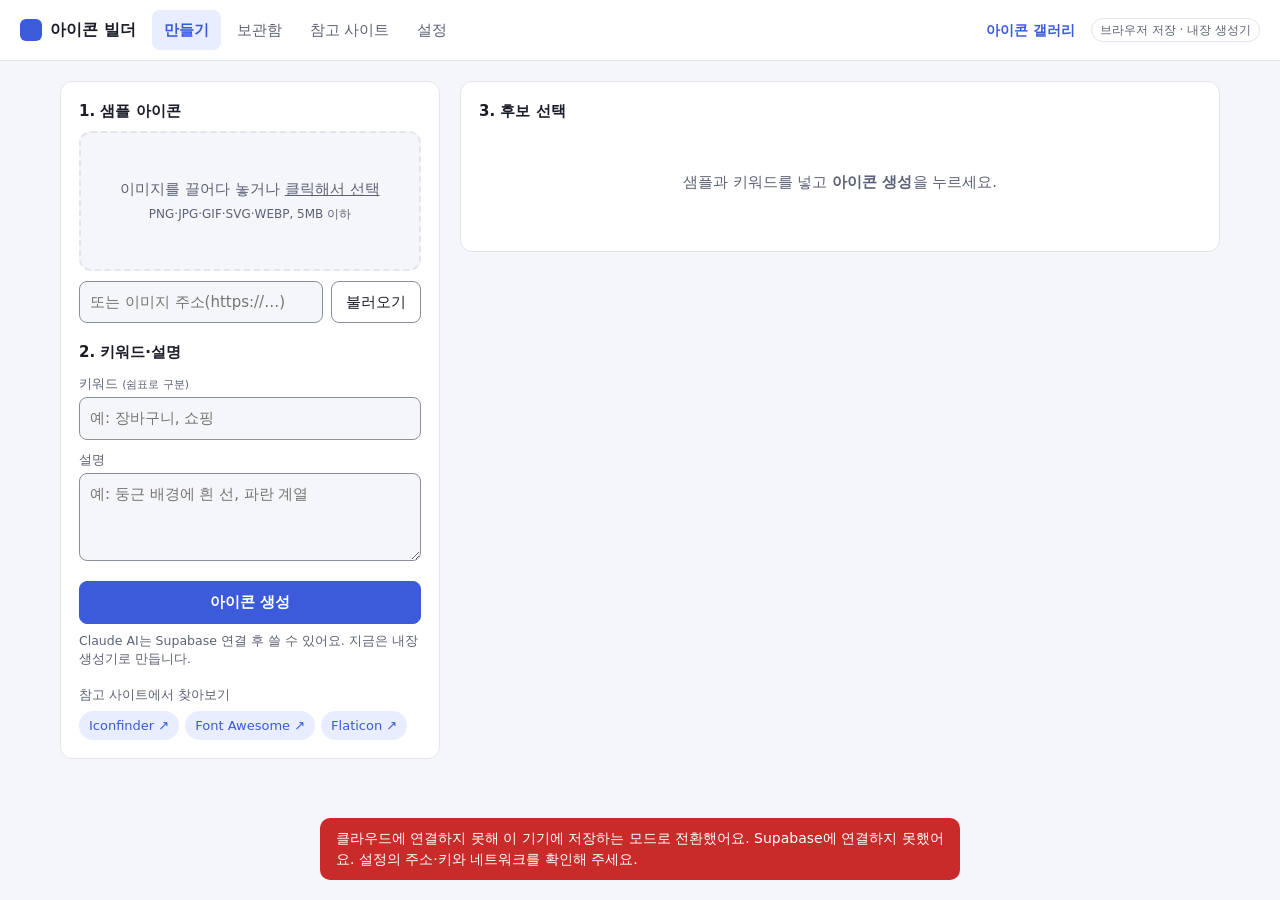
<file: index.html>
<!doctype html>
<html lang="ko">
<head>
  <meta charset="utf-8">
  <meta name="viewport" content="width=device-width, initial-scale=1">
  <meta http-equiv="Content-Security-Policy" content="default-src 'self'; script-src 'self'; style-src 'self' 'unsafe-inline'; img-src 'self' data: blob: https: http:; connect-src 'self' https://*.supabase.co wss://*.supabase.co; object-src 'none'; base-uri 'self'; form-action 'self'">
  <meta name="referrer" content="strict-origin-when-cross-origin">
  <title>아이콘 빌더</title>
  <meta name="description" content="샘플 아이콘과 키워드로 비슷한 스타일의 아이콘을 만들고 PNG·JPG·GIF·SVG로 내려받는 도구">
  <link rel="icon" href="data:image/svg+xml,%3Csvg xmlns='http://www.w3.org/2000/svg' viewBox='0 0 24 24'%3E%3Crect width='24' height='24' rx='6' fill='%233b5bdb'/%3E%3Cpath d='M12 6l1.8 3.7 4 .6-2.9 2.8.7 4L12 15.2 8.4 17l.7-4-2.9-2.8 4-.6z' fill='white'/%3E%3C/svg%3E">
  <link rel="stylesheet" href="css/style.css">
</head>
<body>
  <a class="skip" href="#main">본문 바로가기</a>
  <header class="top">
    <h1 class="brand"><span class="logo" aria-hidden="true"></span>아이콘 빌더</h1>
    <nav class="tabs" role="tablist" aria-label="메뉴">
      <button role="tab" id="tab-make" aria-controls="view-make" aria-selected="true">만들기</button>
      <button role="tab" id="tab-library" aria-controls="view-library" aria-selected="false" tabindex="-1">보관함</button>
      <button role="tab" id="tab-sites" aria-controls="view-sites" aria-selected="false" tabindex="-1">참고 사이트</button>
      <button role="tab" id="tab-settings" aria-controls="view-settings" aria-selected="false" tabindex="-1">설정</button>
    </nav>
    <a class="gallery-link" href="gallery/">아이콘 갤러리</a>
    <span class="mode" id="modeBadge" title="현재 저장 위치"></span>
  </header>

  <main id="main">
    <!-- S1 만들기 -->
    <section id="view-make" role="tabpanel" aria-labelledby="tab-make" class="view make">
      <div class="panel input">
        <h2>1. 샘플 아이콘</h2>
        <div class="drop" id="drop" tabindex="0" role="button" aria-label="샘플 이미지 파일 선택 또는 끌어다 놓기">
          <input type="file" id="file" accept="image/png,image/jpeg,image/gif,image/svg+xml,image/webp" hidden>
          <img id="samplePreview" alt="" hidden>
          <span id="dropText">이미지를 끌어다 놓거나 <u>클릭해서 선택</u><small>PNG·JPG·GIF·SVG·WEBP, 5MB 이하</small></span>
        </div>
        <div class="row">
          <label class="sr" for="sampleUrl">샘플 이미지 주소</label>
          <input id="sampleUrl" type="url" placeholder="또는 이미지 주소(https://…)">
          <button id="loadUrl" class="ghost">불러오기</button>
        </div>
        <div id="analysis" class="analysis" aria-live="polite"></div>

        <h2>2. 키워드·설명</h2>
        <label for="keywords">키워드 <small>(쉼표로 구분)</small></label>
        <input id="keywords" type="text" placeholder="예: 장바구니, 쇼핑" aria-describedby="kwError">
        <p id="kwError" class="field-error" hidden>키워드나 설명을 하나 이상 넣어주세요.</p>
        <label for="desc">설명</label>
        <textarea id="desc" rows="3" placeholder="예: 둥근 배경에 흰 선, 파란 계열"></textarea>
        <button id="generate" class="primary">아이콘 생성</button>
        <p class="hint" id="engineHint"></p>

        <div class="refs">
          <span>참고 사이트에서 찾아보기</span>
          <div id="refLinks" class="chips"></div>
        </div>
      </div>

      <div class="panel output">
        <h2>3. 후보 선택</h2>
        <p id="genNotice" class="notice" hidden></p>
        <div id="candidates" class="candidates" role="radiogroup" aria-label="생성된 아이콘 후보">
          <p class="empty">샘플과 키워드를 넣고 <b>아이콘 생성</b>을 누르세요.</p>
        </div>

        <div id="editor" class="editor" hidden>
          <div class="preview-wrap">
            <div class="preview checker"><img id="bigPreview" alt="선택한 아이콘 미리보기"></div>
            <div class="sizes" id="sizeStrip" aria-hidden="true"></div>
          </div>
          <div class="opts">
            <h2>4. 스타일 조정</h2>
            <div class="grid2">
              <label>스타일 <small>(선 / 채움 / 연한 채움 / 원 안에 흰 그림)</small>
                <select id="optStyle">
                  <option value="outline">선(아웃라인)</option>
                  <option value="solid">면(솔리드)</option>
                  <option value="duotone">듀오톤(연한 채움)</option>
                  <option value="badge">배지(배경 안에 흰 그림)</option>
                </select>
              </label>
              <label>배경 모양
                <select id="optShape">
                  <option value="none">없음</option>
                  <option value="circle">원</option>
                  <option value="rounded">둥근 사각</option>
                  <option value="square">사각</option>
                </select>
              </label>
              <label>주 색상 <input type="color" id="optPrimary"></label>
              <label>보조 색상 <input type="color" id="optSecondary"></label>
              <label class="span2">선 굵기 <output id="swOut">2</output>
                <input type="range" id="optStroke" min="1" max="3.5" step="0.25">
              </label>
              <label class="span2">이름 <input type="text" id="optName" maxlength="40"></label>
            </div>
            <h2>5. 내보내기</h2>
            <div class="grid2">
              <label>형식
                <select id="fmt">
                  <option value="png">PNG</option>
                  <option value="jpg">JPG</option>
                  <option value="gif">GIF</option>
                  <option value="svg">SVG</option>
                </select>
              </label>
              <label>크기
                <select id="size">
                  <option>32</option><option>64</option><option>128</option>
                  <option selected>256</option><option>512</option><option>1024</option>
                </select>
              </label>
            </div>
            <div class="btns">
              <button id="dl" class="primary">다운로드</button>
              <button id="dlAll" class="ghost">PNG·JPG·GIF·SVG 한 번에</button>
              <button id="save" class="ghost">보관함 저장</button>
            </div>
          </div>
        </div>
      </div>
    </section>

    <!-- S2 보관함 -->
    <section id="view-library" role="tabpanel" aria-labelledby="tab-library" class="view" hidden>
      <div class="bar">
        <h2>보관함 <small id="libCount"></small></h2>
        <label class="sr" for="libSearch">보관함 검색</label>
        <input id="libSearch" type="search" placeholder="이름·키워드 검색">
        <label class="inline">내려받기 크기
          <select id="libSize"><option>32</option><option>64</option><option>128</option><option selected>256</option><option>512</option><option>1024</option></select>
        </label>
      </div>
      <div id="library" class="library"></div>
    </section>

    <!-- S3 참고 사이트 -->
    <section id="view-sites" role="tabpanel" aria-labelledby="tab-sites" class="view" hidden>
      <div class="bar">
        <h2>참고 사이트</h2>
        <button id="resetSites" class="ghost">기본값 복원</button>
      </div>
      <p class="hint">검색 주소에 <code>{q}</code>를 넣으면 키워드로 바로 검색합니다. 사이트 아이콘은 스타일 참고용이며 그대로 복제하지 않습니다.</p>
      <table class="sites">
        <thead><tr><th scope="col">이름</th><th scope="col">주소</th><th scope="col">검색 주소</th><th scope="col"><span class="sr">관리</span></th></tr></thead>
        <tbody id="siteRows"></tbody>
      </table>
      <form id="siteForm" class="site-form">
        <h3 id="siteFormTitle">사이트 추가</h3>
        <input type="hidden" id="siteId">
        <label>이름 <input id="siteName" type="text" required maxlength="40"></label>
        <label>주소 <input id="siteUrl" type="url" required placeholder="https://"></label>
        <label>검색 주소 <input id="siteSearch" type="text" inputmode="url" placeholder="https://…?q={q}"></label>
        <div class="btns">
          <button class="primary" type="submit">저장</button>
          <button class="ghost" type="button" id="siteCancel" hidden>취소</button>
        </div>
      </form>
    </section>

    <!-- S4 설정 -->
    <section id="view-settings" role="tabpanel" aria-labelledby="tab-settings" class="view" hidden>
      <h2>설정</h2>
      <form id="cfgForm" class="cfg">
        <fieldset>
          <legend>저장 위치</legend>
          <label class="radio"><input type="radio" name="mode" value="local"> 브라우저(이 기기에만 저장)</label>
          <label class="radio"><input type="radio" name="mode" value="supabase"> Supabase(외부 접속·공유)</label>
        </fieldset>
        <label>Supabase 주소 <input id="cfgUrl" type="url" placeholder="https://xxxx.supabase.co"></label>
        <label>Supabase 공개 키(anon / publishable) <input id="cfgKey" type="text" autocomplete="off" placeholder="sb_publishable_… 또는 eyJ…"></label>
        <label>접근 코드 <small>(관리자가 정한 경우만)</small> <input id="cfgCode" type="text" autocomplete="off"></label>
        <p class="hint">비밀 키(service_role)는 넣지 마세요. AI 키는 Supabase 함수 비밀값으로만 등록합니다.</p>
        <fieldset>
          <legend>생성 엔진</legend>
          <label class="radio"><input type="radio" name="engine" value="mock"> 내장 생성기(키 불필요)</label>
          <label class="radio"><input type="radio" name="engine" value="claude"> Claude AI(Supabase 함수 필요)</label>
        </fieldset>
        <div class="btns"><button class="primary" type="submit">저장</button></div>
      </form>
    </section>
  </main>

  <div id="toast" class="toast" aria-hidden="true"></div>
  <div id="status" class="sr" role="status" aria-live="polite"></div>
  <div id="alert" class="sr" role="alert"></div>
  <script type="module" src="js/app.js"></script>
</body>
</html>
</file>
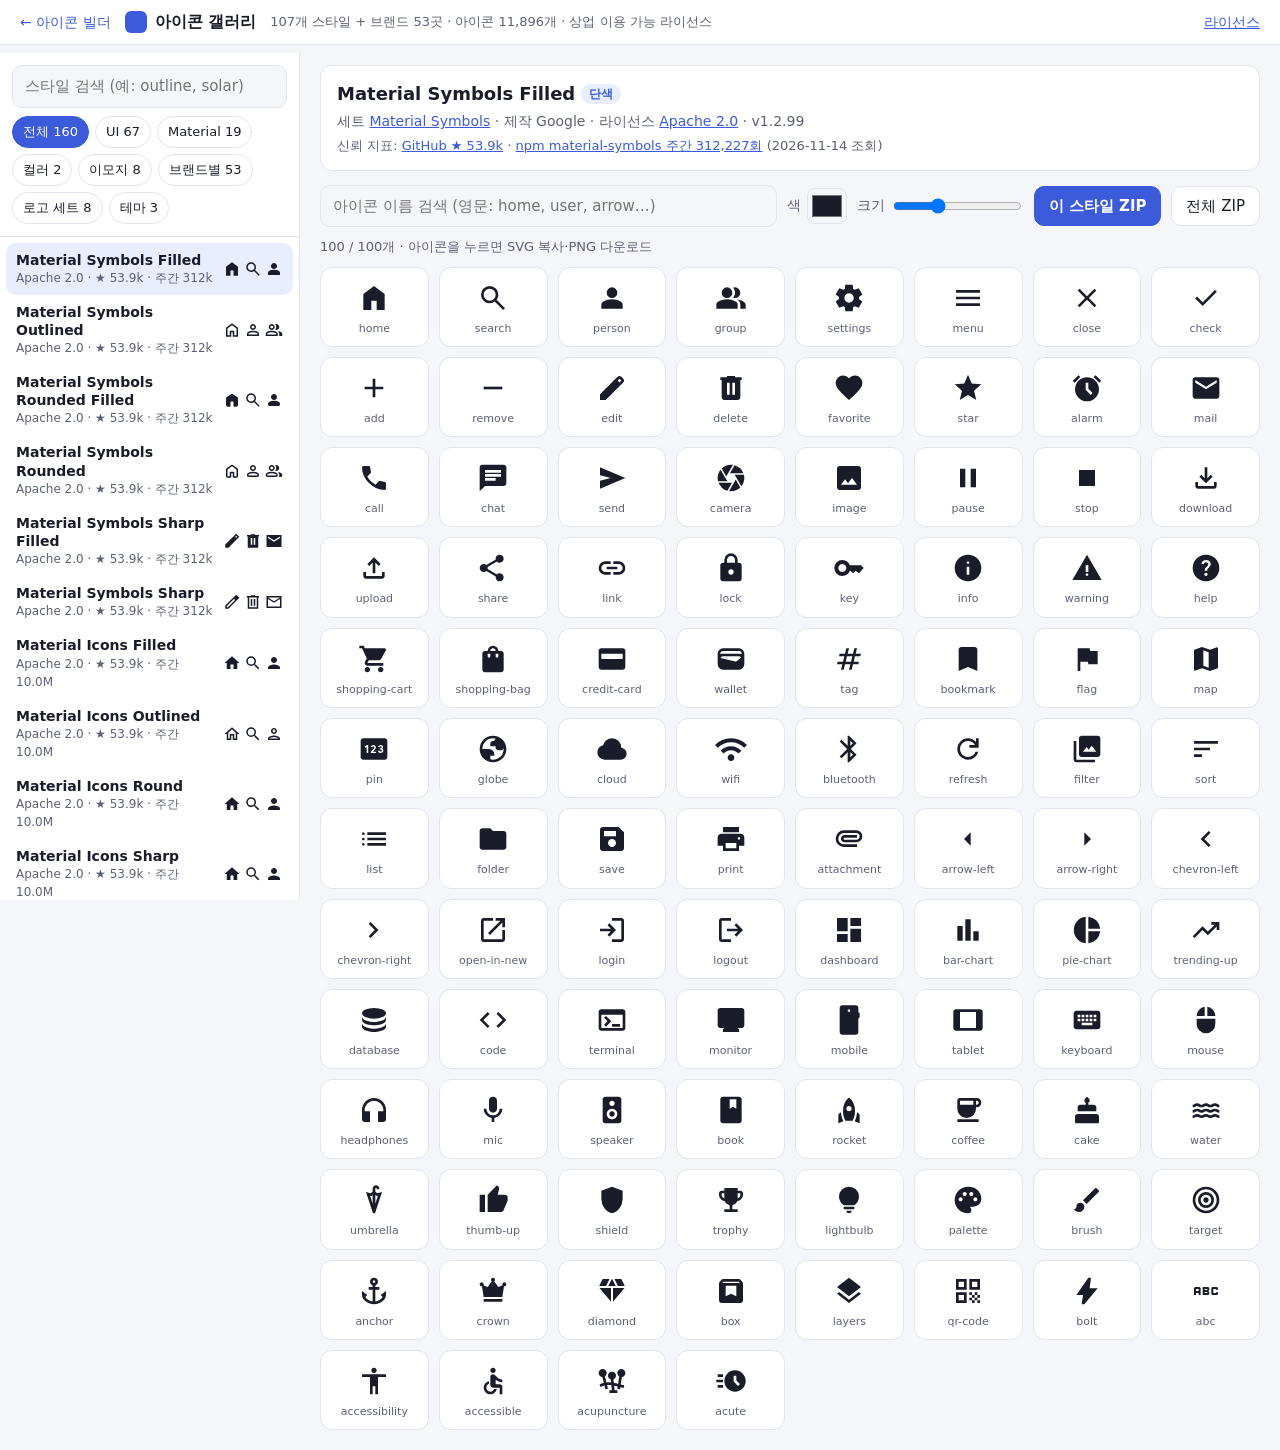
<file: gallery/index.html>
<!doctype html>
<html lang="ko">
<head>
  <meta charset="utf-8">
  <meta name="viewport" content="width=device-width, initial-scale=1">
  <meta http-equiv="Content-Security-Policy" content="default-src 'self'; script-src 'self'; style-src 'self' 'unsafe-inline'; img-src 'self' data: blob:; connect-src 'self'; object-src 'none'; base-uri 'self'; form-action 'none'">
  <meta name="referrer" content="strict-origin-when-cross-origin">
  <title>오픈소스 아이콘 갤러리</title>
  <meta name="description" content="상업 이용 가능한 오픈소스 아이콘·이모지 100여 개 스타일과 브랜드별 로고를 골라 보고 SVG·PNG로 바로 복사·다운로드">
  <link rel="icon" href="data:image/svg+xml,%3Csvg xmlns='http://www.w3.org/2000/svg' viewBox='0 0 24 24'%3E%3Crect width='24' height='24' rx='6' fill='%233b5bdb'/%3E%3Cpath d='M6 6h5v5H6zM13 6h5v5h-5zM6 13h5v5H6zM13 13h5v5h-5z' fill='white'/%3E%3C/svg%3E">
  <link rel="stylesheet" href="gallery.css">
</head>
<body>
  <a class="skip" href="#grid">아이콘 목록 바로가기</a>
  <header class="top">
    <a class="back" href="../" aria-label="아이콘 빌더로 돌아가기">← 아이콘 빌더</a>
    <h1 class="brand"><span class="logo" aria-hidden="true"></span>아이콘 갤러리</h1>
    <span class="stat" id="stat"></span>
    <a class="lic-link" href="https://github.com/webyigit/IconBuilder/blob/main/gallery/LICENSES.md" target="_blank" rel="noopener">라이선스</a>
  </header>

  <div class="layout">
    <aside class="side" aria-label="스타일 선택">
      <div class="side-head">
        <label class="sr" for="styleSearch">스타일 검색</label>
        <input id="styleSearch" type="search" placeholder="스타일 검색 (예: outline, solar)" autocomplete="off">
        <div class="chips" id="cats" role="group" aria-label="분류"></div>
      </div>
      <label class="sr" for="styleSelect">스타일</label>
      <select id="styleSelect" class="mobile-select"></select>
      <ul class="styles" id="styles" role="listbox" aria-label="스타일 목록"></ul>
    </aside>

    <main class="main" id="main">
      <section class="style-info" id="info" aria-live="polite"></section>

      <div class="toolbar">
        <label class="sr" for="q">아이콘 검색</label>
        <input id="q" type="search" placeholder="아이콘 이름 검색 (영문: home, user, arrow…)" autocomplete="off">
        <label class="ctl" title="아이콘 색 (단색 스타일만)">색
          <input id="color" type="color" value="#1a1d29">
        </label>
        <label class="ctl">크기
          <input id="size" type="range" min="16" max="64" step="4" value="32">
        </label>
        <button id="zipBtn" class="primary">이 스타일 ZIP</button>
        <button id="zipAllBtn">전체 ZIP</button>
      </div>

      <p class="hint" id="count"></p>
      <ul class="grid" id="grid" aria-label="아이콘"></ul>
    </main>
  </div>

  <dialog id="dlg" aria-labelledby="dlgTitle">
    <form method="dialog" class="dlg-close"><button aria-label="닫기">✕</button></form>
    <div class="dlg-body">
      <div class="preview" id="pv"></div>
      <div class="dlg-side">
        <h2 id="dlgTitle"></h2>
        <p class="muted" id="dlgMeta"></p>
        <div class="btns">
          <button id="copySvg" class="primary">SVG 코드 복사</button>
          <button id="copyPng">PNG 이미지 복사</button>
          <button id="dlSvg">SVG 다운로드</button>
          <button id="dlPng">PNG 다운로드</button>
        </div>
        <label class="ctl">PNG 크기
          <select id="pngSize"><option>64</option><option>128</option><option selected>256</option><option>512</option><option>1024</option></select>
        </label>
        <label class="ctl" for="code">SVG 코드</label>
        <textarea id="code" readonly rows="6" spellcheck="false"></textarea>
      </div>
    </div>
  </dialog>

  <div class="toast" id="toast" role="status" aria-live="polite"></div>

  <script src="vendor/jszip.min.js"></script>
  <script src="gallery.js"></script>
</body>
</html>
</file>
<file: css/style.css>
:root {
  --bg: #f5f6fa; --card: #ffffff; --ink: #1a1d29; --muted: #5c6275; --line: #e2e5ee; --field: #8a8fa0;
  --accent: #3b5bdb; --accent-ink: #ffffff; --accent-soft: #e8edff; --danger: #c92a2a;
  --radius: 12px; --font: "Pretendard", "Apple SD Gothic Neo", "Malgun Gothic", system-ui, sans-serif;
}
@media (prefers-color-scheme: dark) {
  :root { --bg: #13151c; --card: #1c1f29; --ink: #eceef4; --muted: #a3a9ba; --line: #2e3240; --accent: #7c95ff; --accent-ink: #0d1020; --accent-soft: #252c47; --danger: #ff8787; --field: #737a90; }
}
* { box-sizing: border-box; }
a { color: var(--accent); }
h1.brand { font-size: 16px; margin: 0; }
body { margin: 0; background: var(--bg); color: var(--ink); font: 15px/1.5 var(--font); }
h2 { font-size: 15px; margin: 18px 0 8px; }
h2:first-child { margin-top: 0; }
small { color: var(--muted); font-weight: 400; }
.sr { position: absolute; width: 1px; height: 1px; overflow: hidden; clip: rect(0 0 0 0); }
.skip { position: absolute; left: -999px; top: 0; background: var(--accent); color: var(--accent-ink); padding: 8px 12px; z-index: 10; }
.skip:focus { left: 8px; }
:focus-visible { outline: 3px solid var(--accent); outline-offset: 2px; }

.top { display: flex; align-items: center; gap: 16px; padding: 10px 20px; background: var(--card); border-bottom: 1px solid var(--line); position: sticky; top: 0; z-index: 5; flex-wrap: wrap; }
.brand { font-weight: 700; display: flex; align-items: center; gap: 8px; }
.logo { width: 22px; height: 22px; border-radius: 6px; background: var(--accent); display: inline-block; }
.tabs { display: flex; gap: 4px; flex: 1; overflow-x: auto; }
.tabs button { border: 0; background: none; padding: 8px 12px; border-radius: 8px; font: inherit; color: var(--muted); cursor: pointer; white-space: nowrap; min-height: 40px; }
.tabs button[aria-selected="true"] { background: var(--accent-soft); color: var(--accent); font-weight: 600; }
.gallery-link { font-size: 14px; font-weight: 600; text-decoration: none; white-space: nowrap; }
.mode { font-size: 12px; color: var(--muted); border: 1px solid var(--line); padding: 2px 8px; border-radius: 99px; }

main { max-width: 1200px; margin: 0 auto; padding: 20px; }
.view.make { display: grid; grid-template-columns: 380px 1fr; gap: 20px; align-items: start; }
.view.make[hidden] { display: none; }
.panel { background: var(--card); border: 1px solid var(--line); border-radius: var(--radius); padding: 18px; }

label { display: block; font-size: 13px; color: var(--muted); margin: 10px 0 4px; }
input[type=text], input[type=url], input[type=search], textarea, select {
  width: 100%; font: inherit; color: var(--ink); background: var(--bg); border: 1px solid var(--field); border-radius: 8px; padding: 9px 10px; min-height: 40px;
}
label > input, label > select { margin-top: 4px; }
textarea { resize: vertical; }
input[type=color] { width: 100%; height: 40px; border: 1px solid var(--field); border-radius: 8px; background: var(--bg); padding: 3px; margin-top: 4px; }
input[type=range] { width: 100%; }
button { font: inherit; cursor: pointer; border-radius: 8px; padding: 9px 14px; min-height: 40px; }
button:disabled { opacity: .55; cursor: not-allowed; }
button[aria-busy=true] { opacity: .7; cursor: progress; }
[hidden] { display: none !important; }
.primary { background: var(--accent); color: var(--accent-ink); border: 1px solid var(--accent); font-weight: 600; }
.ghost { background: transparent; color: var(--ink); border: 1px solid var(--field); }
.field-error { color: var(--danger); font-size: 13px; margin: 4px 0 0; }
.notice { background: var(--accent-soft); border-radius: 8px; padding: 10px 12px; font-size: 13.5px; margin: 0 0 12px; }
[aria-invalid=true] { border-color: var(--danger) !important; }
label.inline { display: flex; align-items: center; gap: 8px; margin: 0; white-space: nowrap; }
label.inline select { width: auto; margin: 0; }
.danger { color: var(--danger); }
#generate { width: 100%; margin-top: 14px; }
.row { display: flex; gap: 8px; margin-top: 10px; }
.row input { flex: 1; }
.hint { font-size: 12.5px; color: var(--muted); margin: 8px 0 0; }

.drop { border: 2px dashed var(--line); border-radius: var(--radius); min-height: 140px; display: grid; place-items: center; text-align: center; color: var(--muted); cursor: pointer; padding: 12px; background: var(--bg); }
.drop.over { border-color: var(--accent); background: var(--accent-soft); }
.drop small { display: block; margin-top: 4px; font-size: 12px; }
.drop img { max-width: 110px; max-height: 110px; }

.analysis { margin-top: 10px; font-size: 13px; }
.analysis .sw { display: inline-block; width: 18px; height: 18px; border-radius: 5px; border: 1px solid var(--line); vertical-align: middle; margin-right: 3px; }
.analysis dl { display: grid; grid-template-columns: auto 1fr; gap: 3px 10px; margin: 0; }
.analysis dt { color: var(--muted); }
.analysis dd { margin: 0; }
.warn { color: var(--danger); }

.refs { margin-top: 16px; font-size: 13px; color: var(--muted); }
.chips { display: flex; flex-wrap: wrap; gap: 6px; margin-top: 6px; }
.chips a { font-size: 13px; color: var(--accent); background: var(--accent-soft); text-decoration: none; padding: 5px 10px; border-radius: 99px; }

.candidates { display: grid; grid-template-columns: repeat(4, 1fr); gap: 12px; }
.candidates .empty { grid-column: 1 / -1; color: var(--muted); text-align: center; padding: 40px 0; margin: 0; }
.cand { border: 2px solid var(--line); background: var(--bg); border-radius: var(--radius); padding: 14px; aspect-ratio: 1; display: grid; place-items: center; position: relative; }
.cand img { width: 70%; height: 70%; }
.cand[aria-checked="true"] { border-color: var(--accent); background: var(--accent-soft); }
.cand span { position: absolute; bottom: 6px; left: 0; right: 0; font-size: 11px; color: var(--muted); }

.editor { display: grid; grid-template-columns: 260px 1fr; gap: 20px; margin-top: 20px; border-top: 1px solid var(--line); padding-top: 18px; }
.preview { width: 100%; aspect-ratio: 1; border-radius: var(--radius); display: grid; place-items: center; border: 1px solid var(--line); }
.preview img { width: 62%; height: 62%; }
.checker { background-color: #fff; background-image: linear-gradient(45deg, #eceef3 25%, transparent 25%), linear-gradient(-45deg, #eceef3 25%, transparent 25%), linear-gradient(45deg, transparent 75%, #eceef3 75%), linear-gradient(-45deg, transparent 75%, #eceef3 75%); background-size: 16px 16px; background-position: 0 0, 0 8px, 8px -8px, -8px 0; }
.sizes { display: flex; align-items: end; gap: 12px; margin-top: 12px; }
.grid2 { display: grid; grid-template-columns: 1fr 1fr; gap: 0 12px; }
.span2 { grid-column: 1 / -1; }
.btns { display: flex; gap: 8px; flex-wrap: wrap; margin-top: 14px; }

.bar { display: flex; align-items: center; justify-content: space-between; gap: 12px; margin-bottom: 12px; flex-wrap: wrap; }
.bar h2 { margin: 0; }
.bar input { max-width: 320px; }
.library { display: grid; grid-template-columns: repeat(auto-fill, minmax(170px, 1fr)); gap: 12px; }
.item { background: var(--card); border: 1px solid var(--line); border-radius: var(--radius); padding: 12px; }
.item .thumb { aspect-ratio: 1; display: grid; place-items: center; background: var(--bg); border-radius: 8px; }
.item .thumb img { width: 55%; height: 55%; }
.item h3 { font-size: 14px; margin: 8px 0 2px; overflow: hidden; text-overflow: ellipsis; white-space: nowrap; }
.item p { font-size: 12px; color: var(--muted); margin: 0 0 8px; overflow: hidden; text-overflow: ellipsis; white-space: nowrap; }
.item .btns { margin-top: 6px; gap: 4px; }
.item .btns button { padding: 4px 8px; min-height: 32px; font-size: 12px; }

.sites { width: 100%; border-collapse: collapse; background: var(--card); border: 1px solid var(--line); border-radius: var(--radius); overflow: hidden; }
.sites th, .sites td { text-align: left; padding: 10px 12px; border-bottom: 1px solid var(--line); font-size: 14px; word-break: break-all; }
.sites th { background: var(--bg); color: var(--muted); font-weight: 600; font-size: 13px; }
.sites td:last-child { white-space: nowrap; width: 1%; }
.sites td button { padding: 4px 10px; min-height: 32px; font-size: 13px; }
.site-form, .cfg { background: var(--card); border: 1px solid var(--line); border-radius: var(--radius); padding: 18px; margin-top: 16px; max-width: 560px; }
.site-form h3 { margin: 0 0 4px; font-size: 15px; }
fieldset { border: 1px solid var(--line); border-radius: 8px; margin: 10px 0; padding: 8px 12px; }
legend { font-size: 13px; color: var(--muted); padding: 0 4px; }
.radio { display: flex; gap: 8px; align-items: center; color: var(--ink); font-size: 14px; margin: 6px 0; }

.toast { position: fixed; bottom: 20px; left: 50%; transform: translateX(-50%) translateY(20px); background: var(--ink); color: var(--bg); padding: 10px 16px; border-radius: 10px; opacity: 0; pointer-events: none; transition: .2s; max-width: calc(100vw - 32px); font-size: 14px; }
.toast.show { opacity: 1; transform: translateX(-50%) translateY(0); }
.toast.err { background: #c92a2a; color: #fff; }

@media (max-width: 820px) {
  main { padding: 16px; }
  .view.make { grid-template-columns: 1fr; }
  .editor { grid-template-columns: 1fr; }
  .preview-wrap { max-width: 260px; }
  .candidates { grid-template-columns: repeat(2, 1fr); }
  .top { padding: 8px 16px; gap: 6px 8px; }
  .tabs { order: 3; flex: 1 1 100%; }
  .tabs button { flex: 1; padding: 8px 4px; font-size: 14px; }
  .mode { margin-left: auto; }
  .sites thead { display: none; }
  .sites, .sites tbody, .sites tr, .sites td { display: block; width: 100%; }
  .sites td { border: 0; padding: 4px 12px; }
  .sites tr { border-bottom: 1px solid var(--line); padding: 8px 0; }
  .sites td:last-child { width: 100%; }
}
</file>
<file: gallery/gallery.css>
:root {
  --bg: #f5f6fa; --card: #ffffff; --ink: #1a1d29; --muted: #5c6275; --line: #e2e5ee;
  --accent: #3b5bdb; --accent-ink: #ffffff; --accent-soft: #e8edff; --tile: #ffffff;
  --radius: 12px; --font: "Pretendard", "Apple SD Gothic Neo", "Malgun Gothic", system-ui, sans-serif;
}
@media (prefers-color-scheme: dark) {
  :root { --bg: #13151c; --card: #1c1f29; --ink: #eceef4; --muted: #a3a9ba; --line: #2e3240; --accent: #7c95ff; --accent-ink: #0d1020; --accent-soft: #252c47; --tile: #232736; }
}
* { box-sizing: border-box; }
html, body { margin: 0; }
body { background: var(--bg); color: var(--ink); font: 15px/1.5 var(--font); }
a { color: var(--accent); }
button, input, select, textarea { font: inherit; color: inherit; }
.sr { position: absolute; width: 1px; height: 1px; overflow: hidden; clip: rect(0 0 0 0); }
.skip { position: absolute; left: -999px; top: 0; background: var(--accent); color: var(--accent-ink); padding: 8px 12px; z-index: 20; }
.skip:focus { left: 8px; }
:focus-visible { outline: 3px solid var(--accent); outline-offset: 2px; }

.top { display: flex; align-items: center; gap: 14px; padding: 10px 20px; background: var(--card); border-bottom: 1px solid var(--line); position: sticky; top: 0; z-index: 5; }
.back { text-decoration: none; font-size: 14px; white-space: nowrap; }
.brand { font-size: 16px; margin: 0; display: flex; align-items: center; gap: 8px; white-space: nowrap; }
.logo { width: 22px; height: 22px; border-radius: 6px; background: var(--accent); display: inline-block; }
.stat { color: var(--muted); font-size: 13px; flex: 1; }
.lic-link { font-size: 14px; }

.layout { display: grid; grid-template-columns: 300px 1fr; min-height: calc(100vh - 53px); }
.side { border-right: 1px solid var(--line); background: var(--card); position: sticky; top: 53px; height: calc(100vh - 53px); display: flex; flex-direction: column; }
.side-head { padding: 12px; border-bottom: 1px solid var(--line); }
input[type=search], select, textarea { width: 100%; border: 1px solid var(--line); background: var(--bg); border-radius: 10px; padding: 9px 12px; min-height: 40px; }
.chips { display: flex; flex-wrap: wrap; gap: 6px; margin-top: 8px; }
.chips button { border: 1px solid var(--line); background: none; border-radius: 99px; padding: 4px 10px; font-size: 13px; cursor: pointer; min-height: 32px; }
.chips button[aria-pressed=true] { background: var(--accent); color: var(--accent-ink); border-color: var(--accent); }
.styles { list-style: none; margin: 0; padding: 6px; overflow-y: auto; flex: 1; }
.styles li { display: flex; gap: 10px; align-items: center; padding: 8px 10px; border-radius: 10px; cursor: pointer; }
.styles li:hover { background: var(--bg); }
.styles li[aria-selected=true] { background: var(--accent-soft); }
.styles .nm { font-size: 14px; font-weight: 600; line-height: 1.3; }
.styles .sub { font-size: 12px; color: var(--muted); }
.styles .smp { display: flex; gap: 3px; margin-left: auto; flex-shrink: 0; }
.styles .smp img { width: 18px; height: 18px; }
.mobile-select { display: none; }

.main { padding: 20px; min-width: 0; }
.style-info { background: var(--card); border: 1px solid var(--line); border-radius: var(--radius); padding: 14px 16px; margin-bottom: 14px; }
.style-info h2 { margin: 0 0 4px; font-size: 18px; }
.style-info p { margin: 0; color: var(--muted); font-size: 14px; }
.style-info p.pop { margin-top: 4px; font-size: 13px; }
.badge { display: inline-block; font-size: 12px; border-radius: 99px; padding: 1px 8px; background: var(--accent-soft); color: var(--accent); margin-left: 6px; vertical-align: 2px; font-weight: 600; }

.toolbar { display: flex; gap: 10px; align-items: center; flex-wrap: wrap; }
.toolbar input[type=search] { flex: 1; min-width: 200px; width: auto; }
.ctl { display: flex; align-items: center; gap: 6px; font-size: 14px; color: var(--muted); }
.ctl input[type=color] { width: 40px; height: 36px; border: 1px solid var(--line); border-radius: 8px; background: none; padding: 2px; }
.ctl input:disabled { opacity: .35; }
button { border: 1px solid var(--line); background: var(--card); border-radius: 10px; padding: 8px 14px; cursor: pointer; min-height: 40px; }
button:hover { border-color: var(--accent); }
button.primary { background: var(--accent); color: var(--accent-ink); border-color: var(--accent); font-weight: 600; }
button:disabled { opacity: .5; cursor: wait; }
.hint { color: var(--muted); font-size: 13px; margin: 10px 0; }

.grid { list-style: none; margin: 0; padding: 0; display: grid; grid-template-columns: repeat(auto-fill, minmax(104px, 1fr)); gap: 10px; }
.grid button { width: 100%; height: 100%; display: flex; flex-direction: column; align-items: center; gap: 8px; padding: 14px 6px 10px; background: var(--tile); border-radius: 12px; }
.grid img { width: var(--isz, 32px); height: var(--isz, 32px); }
.grid span { font-size: 11px; color: var(--muted); word-break: break-all; text-align: center; line-height: 1.3; }
.grid .empty { grid-column: 1 / -1; color: var(--muted); padding: 30px; text-align: center; }

dialog { border: 0; border-radius: 16px; padding: 0; max-width: 720px; width: calc(100% - 32px); background: var(--card); color: var(--ink); }
dialog::backdrop { background: rgba(10, 12, 20, .5); }
.dlg-close { position: absolute; right: 8px; top: 8px; }
.dlg-close button { border: 0; background: none; min-height: 36px; }
.dlg-body { display: grid; grid-template-columns: 220px 1fr; gap: 20px; padding: 24px; }
.preview { background: repeating-conic-gradient(var(--line) 0 25%, transparent 0 50%) 0 0 / 16px 16px; border-radius: 12px; display: grid; place-items: center; aspect-ratio: 1; }
.preview img { width: 60%; height: 60%; }
.dlg-side h2 { margin: 0; font-size: 18px; word-break: break-all; padding-right: 30px; }
.muted { color: var(--muted); font-size: 13px; margin: 2px 0 12px; }
.btns { display: grid; grid-template-columns: 1fr 1fr; gap: 8px; margin-bottom: 10px; }
.dlg-side .ctl { margin: 8px 0 4px; }
.dlg-side select { width: auto; min-height: 36px; padding: 4px 8px; }
textarea { font: 12px/1.4 ui-monospace, Menlo, Consolas, monospace; resize: vertical; }

.toast { position: fixed; left: 50%; bottom: 24px; transform: translateX(-50%); background: var(--ink); color: var(--bg); padding: 10px 16px; border-radius: 10px; font-size: 14px; opacity: 0; pointer-events: none; transition: opacity .2s; z-index: 30; }
.toast.on { opacity: 1; }

@media (max-width: 760px) {
  .top { padding: 10px 16px; gap: 10px; flex-wrap: wrap; }
  .stat { display: none; }
  .brand { flex: 1; }
  .layout { grid-template-columns: 1fr; }
  .side { position: static; height: auto; border-right: 0; border-bottom: 1px solid var(--line); }
  .styles { display: none; }
  .mobile-select { display: block; margin: 0 12px 12px; width: calc(100% - 24px); }
  .main { padding: 16px; }
  .grid { grid-template-columns: repeat(auto-fill, minmax(84px, 1fr)); gap: 8px; }
  .dlg-body { grid-template-columns: 1fr; padding: 20px 16px; }
  .preview { max-width: 180px; width: 100%; margin: 0 auto; }
  .toolbar .ctl:has(#size) { display: none; }
}
</file>
